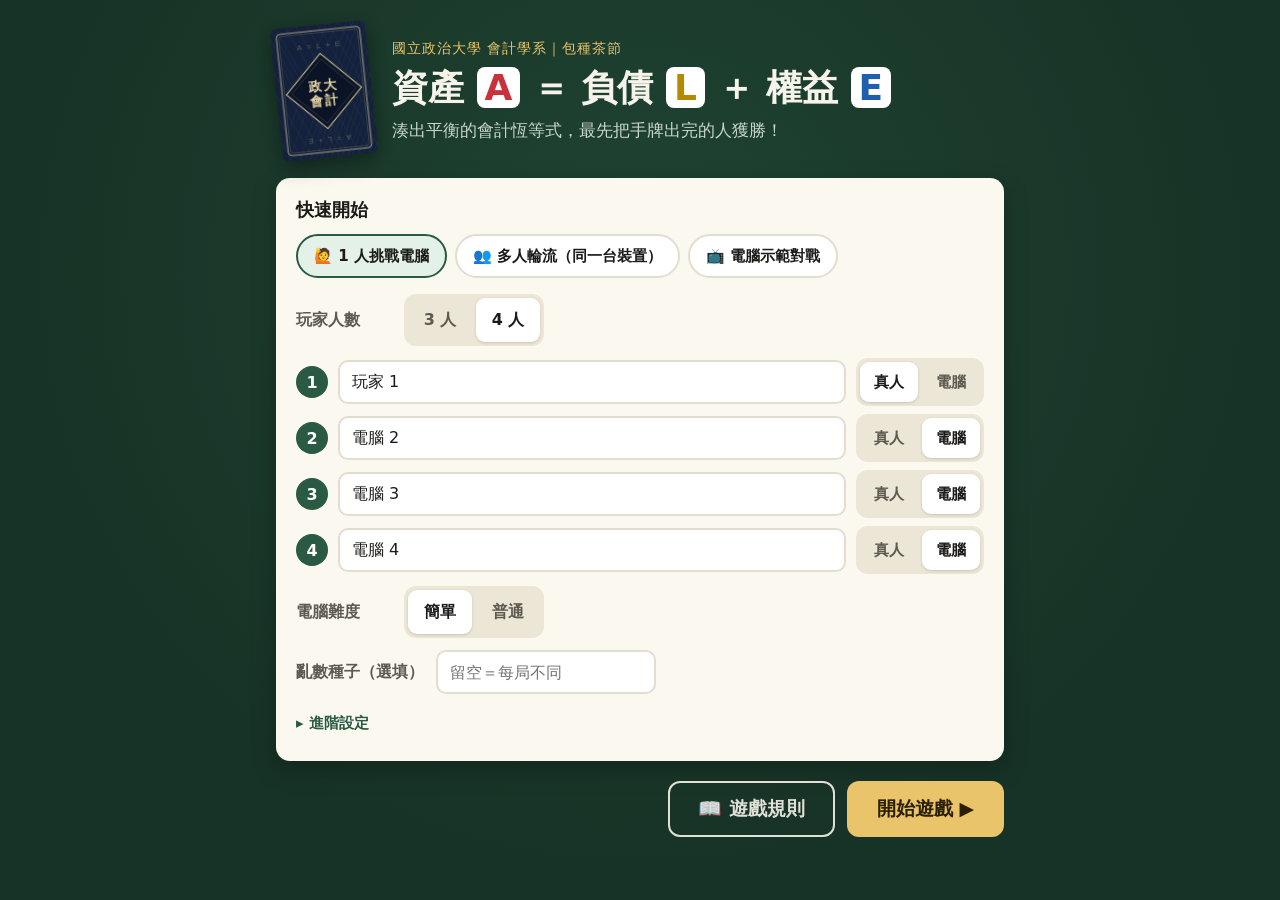
<file: index.html>
<!doctype html>
<html lang="zh-Hant-TW">
  <head>
    <meta charset="UTF-8" />
    <meta name="viewport" content="width=device-width, initial-scale=1.0, viewport-fit=cover" />
    <meta name="theme-color" content="#173226" />
    <title>A = L + E 會計恆等式卡牌遊戲｜政大會計</title>
    <meta name="description" content="湊出平衡的會計恆等式 資產＝負債＋權益，最先把手牌出完的人獲勝！手機打開就能玩。" />
    <meta property="og:title" content="A ＝ L ＋ E 會計恆等式卡牌遊戲" />
    <meta property="og:description" content="政大會計系包種茶節：湊出平衡的會計恆等式，最先把手牌出完的人獲勝！" />
    <link rel="manifest" href="./manifest.webmanifest" />
    <link rel="apple-touch-icon" href="./icon-180.png" />
    <meta name="apple-mobile-web-app-capable" content="yes" />
    <meta name="mobile-web-app-capable" content="yes" />
    <meta name="apple-mobile-web-app-title" content="A=L+E" />
    <link rel="icon" href="data:image/svg+xml,%3Csvg xmlns='http://www.w3.org/2000/svg' viewBox='0 0 32 32'%3E%3Crect width='32' height='32' rx='6' fill='%2313213c'/%3E%3Ctext x='16' y='21' font-size='11' font-weight='800' text-anchor='middle' fill='%23e9d8a6' font-family='Arial'%3EA=L+E%3C/text%3E%3C/svg%3E" />
    <script type="module" crossorigin src="./assets/index-DLpPbOdY.js"></script>
    <link rel="stylesheet" crossorigin href="./assets/index-BVb-YaHt.css">
  </head>
  <body>
    <div id="root"></div>
  </body>
</html>
</file>
<file: assets/index-BVb-YaHt.css>
:root{--felt: #173226;--felt-2: #1f4433;--felt-3: #2a5a43;--ink: #f6f3ea;--ink-2: #c9d6cc;--ink-3: #93a89a;--panel: #fbf8f0;--panel-ink: #1c1b18;--panel-ink-2: #5d5a52;--line: #e2ddcf;--gold: #e9c46a;--A: #c8323a;--L: #f4c430;--L-ink: #2a2100;--E: #1f5fae;--func: #18181b;--ok: #2f9e5c;--bad: #d64545;--radius: 14px;--card-lg: clamp(56px, calc((100vw - 380px) / 10.6), 104px);--card-md: clamp(48px, 5.2vw, 72px);--card-sm: clamp(34px, 4.4vw, 50px);--font: "Noto Sans TC", "Microsoft JhengHei", "PingFang TC", "Heiti TC", system-ui, sans-serif;color-scheme:dark}*{box-sizing:border-box}html,body,#root{height:100%;margin:0}body{font-family:var(--font);background:radial-gradient(ellipse at 50% 30%,var(--felt-2),var(--felt) 70%);background-color:var(--felt);color:var(--ink);-webkit-tap-highlight-color:transparent;overflow-x:hidden}button{font-family:inherit;touch-action:manipulation}input{font-family:inherit}.btn{min-height:48px;padding:0 20px;border-radius:12px;border:2px solid transparent;background:#e8e2d2;color:var(--panel-ink);font-size:17px;font-weight:700;cursor:pointer;transition:transform .1s,filter .15s,opacity .15s}.btn:active:not(:disabled){transform:scale(.97)}.btn:disabled{opacity:.38;cursor:not-allowed}.btn.primary{background:var(--gold);color:#2a1f00}.btn.func{background:var(--func);color:#fff;border-color:#52525b}.btn.ghost{background:transparent;color:inherit;border-color:currentColor;opacity:.9}.btn.big{min-height:56px;font-size:19px;padding:0 28px}.btn.sm{min-height:38px;font-size:14px;padding:0 12px}.icon-btn{width:44px;height:44px;border-radius:50%;border:none;background:#ffffff14;color:inherit;font-size:20px;cursor:pointer}.chip{min-height:44px;padding:0 16px;border-radius:999px;border:2px solid var(--line);background:#fff;color:var(--panel-ink);font-size:15px;font-weight:600;cursor:pointer}.chip.on{border-color:var(--felt-3);background:#e3f1e8}.chip.tiny{min-height:30px;padding:0 10px;font-size:13px;margin-left:6px;border-width:1px}.link{background:none;border:none;color:var(--felt-3);font-weight:700;font-size:15px;padding:8px 0;cursor:pointer}.tA{color:var(--A)}.tL{color:#b58900}.tE{color:var(--E)}.card{position:relative;display:inline-block;padding:0;border:none;background:none;width:var(--card-md);aspect-ratio:63 / 88;border-radius:7%;flex:none;transition:transform .18s ease,box-shadow .18s ease;box-shadow:0 2px 6px #00000059}.card.sm{width:var(--card-sm);border-radius:6%}.card.lg{width:var(--card-lg)}.card-art,.card-art svg{display:block;width:100%;height:100%}.card.clickable{cursor:pointer}.card.clickable:hover{transform:translateY(-4px)}.card.selected{transform:translateY(-22px);box-shadow:0 0 0 3px var(--gold),0 10px 18px #00000073}.card.selected:hover{transform:translateY(-24px)}.card:disabled{opacity:.45}.card.is-new{animation:slide-in .45s ease both}.new-badge{position:absolute;top:-8px;right:-8px;background:var(--gold);color:#2a1f00;font-size:12px;font-weight:800;border-radius:999px;padding:2px 6px;box-shadow:0 1px 3px #0006}.empty-slot{display:grid;place-items:center;border:2px dashed rgba(255,255,255,.25);color:var(--ink-3);font-size:12px;box-shadow:none}.pop{animation:pop .35s ease both}@keyframes slide-in{0%{transform:translateY(-30px);opacity:0}to{transform:none;opacity:1}}@keyframes pop{0%{transform:scale(.6) translateY(-20px);opacity:0}to{transform:none;opacity:1}}@keyframes deal{0%{transform:translateY(-60vh) rotate(-20deg);opacity:0}to{transform:none;opacity:1}}@keyframes fade-up{0%{transform:translateY(12px);opacity:0}to{transform:none;opacity:1}}@keyframes pulse{0%,to{box-shadow:0 0 #e9c46a8c}50%{box-shadow:0 0 0 8px #e9c46a00}}.hand.dealing .card,.zone-hand.dealing .card{animation:deal .42s cubic-bezier(.2,.8,.3,1) both;animation-delay:calc(var(--i) * 70ms)}.setup{max-width:760px;margin:0 auto;padding:24px 16px 40px}.setup-hero{display:flex;gap:20px;align-items:center;margin-bottom:20px}.hero-card{width:96px;flex:none;transform:rotate(-6deg);filter:drop-shadow(0 6px 10px rgba(0,0,0,.4))}.hero-card svg{display:block;width:100%}.eyebrow{margin:0;color:var(--gold);font-size:14px;letter-spacing:1px}.setup h1{margin:6px 0;font-size:clamp(24px,5vw,36px)}.setup h1 span{font-weight:900;background:#fff;border-radius:8px;padding:0 8px}.lead{margin:0;color:var(--ink-2);font-size:17px}.panel{background:var(--panel);color:var(--panel-ink);border-radius:var(--radius);padding:20px;box-shadow:0 8px 24px #00000040}.panel h2{margin:0 0 12px;font-size:18px}.preset-row{display:flex;flex-wrap:wrap;gap:8px;margin-bottom:16px}.field{display:flex;align-items:center;gap:12px;flex-wrap:wrap;margin:12px 0}.label{min-width:96px;font-weight:700;color:var(--panel-ink-2)}.seg{display:inline-flex;background:#ece6d6;border-radius:12px;padding:4px;gap:4px;flex-wrap:wrap}.seg button{min-height:44px;min-width:64px;padding:0 14px;border:none;border-radius:9px;background:transparent;font-size:16px;font-weight:700;color:var(--panel-ink-2);cursor:pointer}.seg button.on{background:#fff;color:var(--panel-ink);box-shadow:0 1px 3px #00000026}.seg.small button{min-height:40px;min-width:56px;font-size:15px}.seats{display:grid;gap:8px}.seat-row{display:flex;align-items:center;gap:10px}.seat-no{width:32px;height:32px;border-radius:50%;background:var(--felt-3);color:#fff;display:grid;place-items:center;font-weight:800;flex:none}.seat-row input,.seed{flex:1;min-width:0;min-height:44px;border:2px solid var(--line);border-radius:10px;padding:0 12px;font-size:16px;background:#fff;color:var(--panel-ink)}.seed{max-width:220px}.advanced{border-top:1px solid var(--line);margin-top:8px;padding-top:4px}.setup-actions{display:flex;gap:12px;justify-content:flex-end;margin-top:20px;flex-wrap:wrap}.game{height:100%;display:flex;flex-direction:column}.topbar{display:flex;align-items:center;gap:12px;padding:8px 12px;background:#0000002e}.topbar .title{flex:1;display:flex;gap:12px;align-items:baseline}.topbar .title b{font-size:20px;color:var(--gold);letter-spacing:1px}.round{color:var(--ink-2);font-size:15px}.top-actions{display:flex;gap:8px}.top-actions .btn{color:var(--ink)}.table-area{flex:1;display:flex;min-height:0}.table{flex:1;display:flex;flex-direction:column;gap:10px;padding:10px 12px 16px;overflow-y:auto;min-width:0}.opponents{display:flex;gap:12px;justify-content:center;flex-wrap:wrap}.opp{position:relative;background:#00000038;border:3px solid transparent;border-radius:14px;padding:8px 14px 10px;min-width:200px;transition:border-color .2s,background .2s}.opp.active{border-color:var(--gold);animation:pulse 1.6s infinite}.opp.danger{border-color:var(--bad);background:#d6454529}.opp.danger.active{border-color:var(--gold)}.opp-head{display:flex;gap:6px;align-items:center;flex-wrap:wrap}.opp-name{font-weight:800;font-size:17px}.turn-badge{background:var(--gold);color:#2a1f00}.opp-body{display:flex;align-items:center;justify-content:space-between;gap:14px;margin-top:4px}.opp-fan{position:relative;width:104px;height:52px;flex:none}.mini-back{position:absolute;left:50%;bottom:0;width:26px;height:37px;margin-left:-13px;border-radius:4px;background:#13213c;border:1.5px solid #e9d8a6;box-shadow:0 1px 3px #00000073;transform-origin:50% 140%;rotate:calc((var(--k) - (var(--n) - 1) / 2) * min(9deg,70deg / max(var(--n) - 1,1)));transition:rotate .35s ease;animation:mini-in .4s ease both}@keyframes mini-in{0%{translate:0 -26px;opacity:0}to{translate:0 0;opacity:1}}.opp-count{position:relative;display:flex;align-items:baseline;gap:4px;min-width:70px;justify-content:flex-end}.count-num{display:inline-block;font-size:40px;line-height:1;font-weight:900;color:var(--ink);animation:count-pop .55s ease}.opp.danger .count-num{color:#ff8a8a}.opp-count>span:not(.opp-delta){color:var(--ink-2);font-weight:700}@keyframes count-pop{0%{transform:scale(1.7);color:var(--gold)}to{transform:scale(1)}}.opp-delta{position:absolute;right:-6px;top:-18px;font-size:20px;font-weight:900;padding:1px 8px;border-radius:999px;animation:delta-float 1.6s ease forwards;pointer-events:none}.opp-delta.down{background:var(--bad);color:#fff}.opp-delta.up{background:var(--ok);color:#fff}@keyframes delta-float{0%{opacity:0;translate:0 10px}15%{opacity:1;translate:0 0}75%{opacity:1}to{opacity:0;translate:0 -22px}}.opp-warn{margin-top:6px;font-size:14px;font-weight:800;color:#ffd0d0;animation:pulse-text 1.2s ease-in-out infinite}@keyframes pulse-text{0%,to{opacity:1}50%{opacity:.55}}.center{position:relative;display:flex;align-items:center;justify-content:center;gap:18px;flex-wrap:wrap;padding:6px 0}.pile{display:flex;flex-direction:column;align-items:center;gap:4px}.pile-label{font-size:13px;color:var(--ink-2)}.last-play{min-width:220px;background:#0000002e;border-radius:12px;padding:8px 12px;text-align:center;animation:fade-up .3s ease both}.last-who{font-size:14px;color:var(--ink-2)}.last-who.muted{padding:24px 0}.last-cards{display:flex;gap:4px;justify-content:center;margin:6px 0}.last-eq{font-weight:800;font-size:17px;letter-spacing:.5px}.turn-bar{display:flex;flex-direction:column;align-items:center;gap:2px;padding:10px 16px;border-radius:14px;text-align:center}.turn-main{font-size:clamp(24px,3.2vw,34px);font-weight:900;letter-spacing:1px}.turn-sub{font-size:clamp(16px,1.8vw,20px);font-weight:700}.turn-bar.mine{background:var(--gold);color:#2a1f00;animation:turn-glow 1.4s ease-in-out infinite}.turn-bar.waiting{background:#00000047;color:var(--ink-2)}.turn-bar.waiting .turn-main{color:var(--ink);font-size:clamp(20px,2.4vw,26px)}.turn-bar.ended{font-size:24px;font-weight:800;color:var(--gold)}@keyframes turn-glow{0%,to{box-shadow:0 0 0 4px #e9c46a59,0 8px 24px #00000059}50%{box-shadow:0 0 0 11px #e9c46a1a,0 8px 24px #00000059}}.dots i{font-style:normal;animation:dot 1.2s infinite}.dots i:nth-child(2){animation-delay:.2s}.dots i:nth-child(3){animation-delay:.4s}@keyframes dot{0%,80%,to{opacity:.2}40%{opacity:1}}.turn-splash{position:fixed;top:0;right:0;bottom:0;left:0;z-index:45;display:grid;place-items:center;pointer-events:none;background:radial-gradient(ellipse at center,#0000009e,#00000026 70%);animation:splash-bg 1.3s ease forwards}.turn-splash span{font-size:clamp(48px,9vw,110px);font-weight:900;color:var(--gold);text-shadow:0 6px 24px rgba(0,0,0,.6);animation:splash-text 1.3s cubic-bezier(.2,.9,.3,1.2) forwards}@keyframes splash-text{0%{transform:scale(.4);opacity:0}20%{transform:scale(1.08);opacity:1}30%{transform:scale(1)}75%{opacity:1}to{transform:scale(1.04);opacity:0}}@keyframes splash-bg{0%,75%{opacity:1}to{opacity:0}}.me.my-turn{box-shadow:0 0 0 3px var(--gold),0 0 28px #e9c46a59}.me.waiting .hand{opacity:.82;filter:saturate(.75)}.me{background:#00000029;border-radius:16px;padding:10px 10px 14px}.me-head{display:flex;gap:8px;align-items:center;color:var(--ink-2);font-size:14px;margin:8px 4px 4px}.hand{display:flex;flex-wrap:wrap;justify-content:center;gap:10px 8px;padding-top:28px}.hand .card.lg{width:clamp(76px,calc((100vw - 72px) / 10.4),150px)}.actions{display:flex;flex-wrap:wrap;gap:10px;justify-content:center;margin-top:10px}.actions .btn{min-width:112px}.actions .btn.ghost{color:var(--ink)}.action-row{width:100%;display:grid;grid-template-columns:minmax(0,1fr) auto minmax(0,1fr);align-items:center;gap:14px}.slot-left{justify-self:end}.slot-right{justify-self:start}.btn.play-main{min-height:64px;min-width:200px;padding:0 32px;font-size:24px;border-radius:16px;box-shadow:0 6px 16px #00000059}.btn.play-main:not(:disabled){animation:play-ready 1.6s ease-in-out infinite}@keyframes play-ready{0%,to{box-shadow:0 6px 16px #00000059,0 0 #e9c46a99}50%{box-shadow:0 6px 16px #00000059,0 0 0 8px #e9c46a00}}.hidden-hand{text-align:center;color:var(--ink-3);padding:30px}.error{background:#d645452e;color:#ffd7d7;border-radius:10px;padding:8px 12px;margin-top:8px;font-weight:700;text-align:center}.eq-bar{background:var(--panel);color:var(--panel-ink);border-radius:12px;padding:10px 12px;display:flex;flex-wrap:wrap;align-items:center;justify-content:space-between;gap:8px;border:3px solid transparent}.eq-bar.empty{justify-content:center;color:var(--panel-ink-2);font-weight:600}.eq-bar.ok{border-color:var(--ok)}.eq-bar.bad{border-color:#e9a3a3}.eq-bar.func{justify-content:center;background:#27272a;color:#fff}.eq-terms{display:flex;flex-wrap:wrap;align-items:center;gap:6px}.term{display:inline-flex;align-items:baseline;gap:2px;border-radius:8px;padding:4px 10px;font-weight:800;font-size:18px}.term small{font-size:11px;font-weight:600}.term-A{background:var(--A);color:#fff}.term-L{background:var(--L);color:var(--L-ink)}.term-E{background:var(--E);color:#fff}.term-\?{background:#e7e5e4;color:var(--panel-ink)}.term.wild{outline:2px dashed #1c1c22;outline-offset:1px;cursor:pointer}.term.ghost{background:transparent;border:2px dashed var(--line);color:var(--panel-ink-2)}.op{font-weight:800;font-size:20px;color:var(--panel-ink-2)}.op.eq{margin:0 4px;color:var(--panel-ink)}.eq-verdict{font-weight:800;font-size:17px;display:flex;align-items:center;gap:6px;flex-wrap:wrap}.eq-bar.ok .eq-verdict{color:var(--ok)}.eq-bar.bad .eq-verdict{color:var(--bad)}.end-tag{background:var(--ok);color:#fff;border-radius:6px;padding:1px 8px;font-size:13px}.log{position:fixed;top:0;right:0;bottom:0;width:min(360px,86vw);z-index:55;padding:10px 12px;overflow-y:auto;transform:translate(100%);transition:transform .25s ease;background:#10261c;box-shadow:-8px 0 24px #0006}.log.open{transform:none}.log-head{display:flex;align-items:center;justify-content:space-between}.log h3{margin:4px 0 8px;font-size:16px;color:var(--gold)}.log ol{list-style:none;padding:0;margin:0;font-size:14px;line-height:1.5}.log li{padding:5px 0;border-bottom:1px solid rgba(255,255,255,.07);color:var(--ink-2)}.log li:first-child{color:var(--ink);animation:fade-up .3s ease}.log-round{display:inline-block;min-width:30px;font-size:11px;color:var(--ink-3);font-weight:700}.toasts{position:absolute;top:4px;left:50%;transform:translate(-50%);display:flex;flex-direction:column;gap:8px;z-index:40;width:min(560px,calc(100vw - 32px));pointer-events:none}.toast{display:flex;align-items:center;gap:10px;justify-content:center;padding:10px 14px;border-radius:12px;font-weight:700;font-size:16px;background:#27272a;color:#fff;box-shadow:0 8px 20px #00000059;animation:fade-up .25s ease both}.toast.func{background:#18181b;border:1px solid #52525b}.toast.edu{background:#fef3c7;color:#3d2c00}.toast.private{background:#312e81}.toast.warn{background:#7f1d1d}.modal-backdrop{position:fixed;top:0;right:0;bottom:0;left:0;background:#0000008c;display:grid;place-items:center;z-index:50;padding:16px;animation:fade-up .2s ease}.modal{background:var(--panel);color:var(--panel-ink);border-radius:18px;width:min(460px,100%);max-height:calc(100vh - 32px);overflow-y:auto;box-shadow:0 20px 50px #00000080}.modal.wide{width:min(560px,100%)}.modal-head{display:flex;align-items:center;justify-content:space-between;padding:14px 16px 0}.modal-head h3{margin:0;font-size:19px}.modal-head .icon-btn{background:#ece6d6;color:var(--panel-ink)}.modal-body{padding:12px 16px 16px}.modal-actions{display:flex;gap:10px;justify-content:flex-end;margin-top:16px;flex-wrap:wrap}.modal .btn.ghost{color:var(--panel-ink)}.hint-line{background:#fef9e7;border-radius:10px;padding:8px 10px;margin:0 0 12px}.wild-cats{display:grid;grid-template-columns:repeat(3,1fr);gap:8px}.cat-btn{min-height:64px;border-radius:12px;border:3px solid transparent;cursor:pointer;display:flex;flex-direction:column;align-items:center;justify-content:center}.cat-btn b{font-size:24px}.cat-btn.cat-A{background:var(--A);color:#fff}.cat-btn.cat-L{background:var(--L);color:var(--L-ink)}.cat-btn.cat-E{background:var(--E);color:#fff}.cat-btn.on{border-color:var(--panel-ink);box-shadow:0 0 0 3px var(--gold)}.wild-nums{display:grid;grid-template-columns:repeat(5,1fr);gap:8px;margin-top:12px}.num-btn{min-height:52px;border-radius:10px;border:2px solid var(--line);background:#fff;font-size:22px;font-weight:800;cursor:pointer;color:var(--panel-ink)}.num-btn.on{background:var(--panel-ink);color:#fff}.num-btn:disabled{opacity:.35}.target-list{display:grid;gap:8px}.target-btn{min-height:60px;border-radius:12px;border:2px solid var(--line);background:#fff;display:flex;justify-content:space-between;align-items:center;padding:0 16px;font-size:18px;cursor:pointer;color:var(--panel-ink)}.peek-card{display:flex;justify-content:center;padding:8px}.peek-card .card{width:140px}.notice{display:flex;align-items:center;gap:10px;padding:6px 0;font-weight:600}.cover{position:fixed;top:0;right:0;bottom:0;left:0;z-index:60;background:radial-gradient(ellipse at center,#1d3157,#0b1426);display:grid;place-items:center;text-align:center;padding:16px;cursor:pointer}.cover h2{font-size:clamp(24px,5vw,34px);margin:18px 0 6px;color:var(--gold)}.cover p{color:var(--ink-2);font-size:17px}.cover-back .card{width:120px;transform:rotate(-4deg)}.game-over{text-align:center}.game-over h2{font-size:30px;margin:4px 0 14px}.stats-row{display:flex;justify-content:center;gap:12px}.stats-row div{background:#f1ece0;border-radius:12px;padding:10px 18px;display:flex;flex-direction:column;min-width:90px}.stats-row b{font-size:28px}.stats-row span{color:var(--panel-ink-2);font-size:14px}.trivia{margin-top:16px;background:#fef3c7;border-radius:12px;padding:12px 14px;text-align:left}.trivia span{font-weight:800;font-size:14px;color:#7a5500}.trivia p{margin:6px 0 0;font-size:17px;line-height:1.6}.seed-note{color:var(--panel-ink-2);font-size:13px}.rules{max-width:900px;margin:0 auto;padding:16px 16px 48px}.rules-overlay{position:fixed;top:0;right:0;bottom:0;left:0;z-index:45;background:var(--felt);overflow-y:auto}.rules-head{display:flex;align-items:center;gap:16px;position:sticky;top:0;background:var(--felt);padding:8px 0;z-index:2}.rules-head h1{margin:0;font-size:26px}.rules-head .btn{color:var(--ink)}.rule-block{background:var(--panel);color:var(--panel-ink);border-radius:var(--radius);padding:16px 18px;margin:14px 0}.rule-block h2{margin:0 0 10px;font-size:20px}.rule-block p,.rule-block li{font-size:17px;line-height:1.7}.hero-rule{text-align:center}.win-goal{display:inline-block;margin-top:6px;font-size:20px;color:#9a5b00}.big-eq{font-size:clamp(22px,5vw,34px);font-weight:900}.card-row{display:flex;flex-wrap:wrap;gap:14px}.card-row figure{margin:0;text-align:center;font-size:13px;color:var(--panel-ink-2)}.card-row .card{width:70px;margin-bottom:4px}.rule-card{box-shadow:0 1px 4px #00000040}.note{color:var(--panel-ink-2)}.choices li{margin:4px 0}.examples{display:grid;grid-template-columns:repeat(auto-fill,minmax(290px,1fr));gap:10px}.example{border-radius:12px;padding:10px;border:2px solid}.example.ok{border-color:#a7dcbc;background:#f0faf4}.example.bad{border-color:#f1b5b5;background:#fdf3f3}.example-cards{display:flex;align-items:center;gap:3px;flex-wrap:wrap}.example-cards .card{width:36px}.example-cards i{font-style:normal;font-weight:800;font-size:18px}.example-why{margin-top:6px;font-weight:700}.func-list{display:grid;grid-template-columns:repeat(auto-fill,minmax(250px,1fr));gap:10px}.func-item{display:flex;gap:10px;align-items:center}.func-item p{margin:2px 0 0;font-size:15px}@media(max-width:900px){:root{--card-lg: clamp(52px, calc((100vw - 60px) / 10.6), 96px)}}@media(orientation:portrait)and (min-width:600px){:root{--card-md: clamp(56px, 9vw, 84px)}.hand .card.lg{width:clamp(70px,12.5vw,120px)}}@media(max-width:560px){:root{--card-md: 42px;--card-sm: 28px}.setup{padding:14px 12px 28px}.setup-hero{gap:12px}.hero-card{width:64px}.panel{padding:14px}.label{min-width:0;width:100%}.field,.seat-row{gap:6px}.seat-row input{min-width:0}.seg.small{padding:3px;gap:2px;flex:none}.seg.small button{min-width:0;padding:0 9px;font-size:14px}.seat-no{width:26px;height:26px;font-size:14px}.setup-actions{flex-direction:column-reverse;align-items:stretch}.setup-actions .btn{width:100%}.topbar{gap:8px;padding:6px 8px}.topbar .title{gap:8px;white-space:nowrap}.topbar .title b{font-size:16px;letter-spacing:0}.round{font-size:13px}.top-actions .btn.sm{padding:0 8px;font-size:13px;min-height:36px}.icon-btn{width:38px;height:38px;font-size:18px}.table{padding:8px 8px 14px;gap:8px}.opponents{gap:6px;flex-wrap:nowrap}.opp{min-width:0;flex:1 1 0;padding:6px 6px 8px;border-width:2px}.opp-head{justify-content:center}.opp-name{font-size:14px}.opp-head .badge{font-size:11px;padding:1px 6px}.opp-body{flex-direction:column;gap:2px;margin-top:2px}.opp-fan{width:64px;height:36px}.mini-back{width:18px;height:26px;margin-left:-9px}.opp-count{min-width:0;justify-content:center}.count-num{font-size:30px}.opp-delta{right:-14px;top:-12px;font-size:15px;padding:0 6px}.opp-warn{font-size:12px;text-align:center}.center{flex-wrap:nowrap;gap:8px;padding:2px 0}.pile-label{font-size:11px}.last-play{min-width:0;flex:1 1 auto;padding:6px 8px}.last-who{font-size:12px}.last-eq{font-size:14px}.toasts{width:calc(100vw - 24px)}.toast{font-size:14px;padding:8px 10px}.turn-bar{padding:8px 10px}.turn-main{font-size:21px}.turn-sub{font-size:13.5px}.me{padding:8px 6px 12px}.eq-bar{padding:8px}.term{font-size:16px;padding:3px 8px}.eq-verdict{font-size:15px}.action-row{gap:8px}.action-row .btn{min-width:0;min-height:48px;padding:0 12px;font-size:16px}.btn.play-main{min-height:56px;padding:0 22px;font-size:21px}.hand{gap:6px 5px;padding-top:22px}.hand .card.lg{width:calc((100vw - 52px) / 5.3)}}@media(max-width:345px){.seat-row{flex-wrap:wrap}.seat-row input{flex:1 1 calc(100% - 40px)}.seat-row .seg.small{margin-left:32px}}@media(prefers-reduced-motion:reduce){*,*:before,*:after{animation-duration:.01ms!important;transition-duration:.01ms!important}}
</file>
